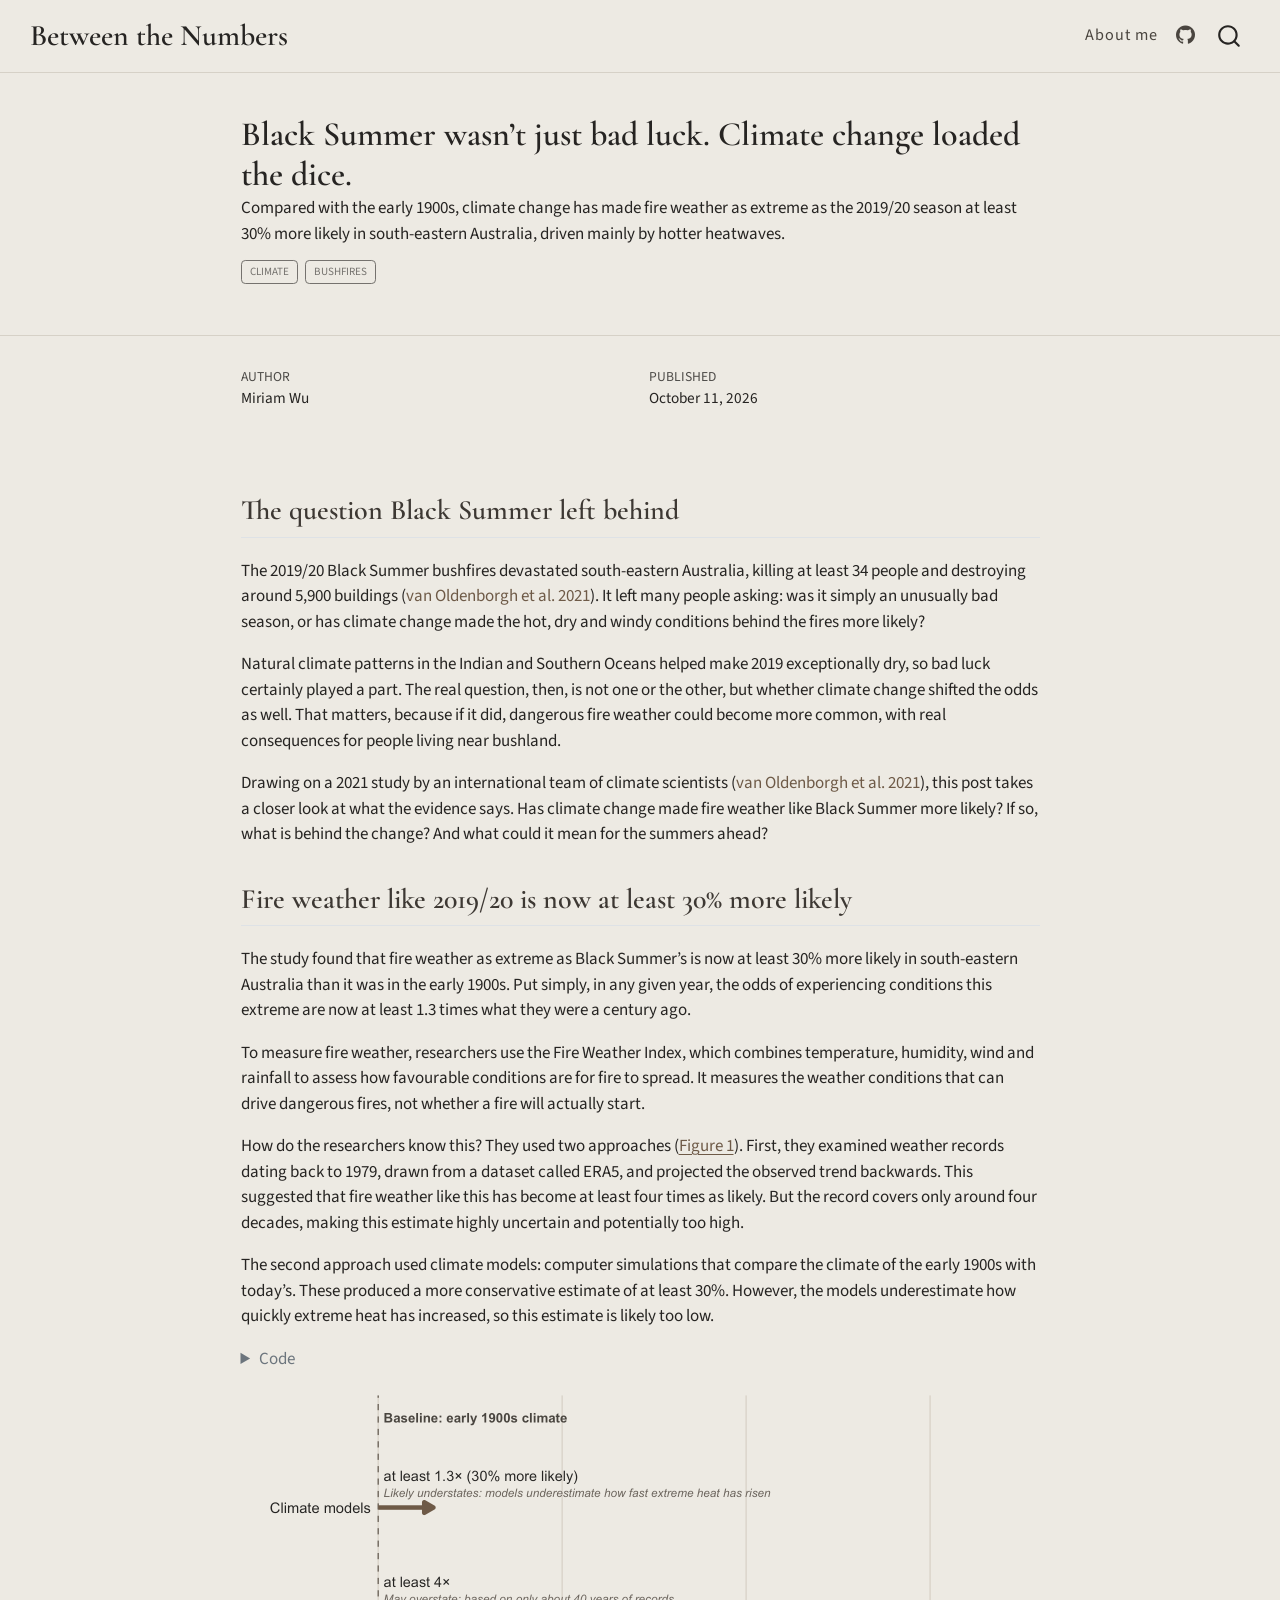
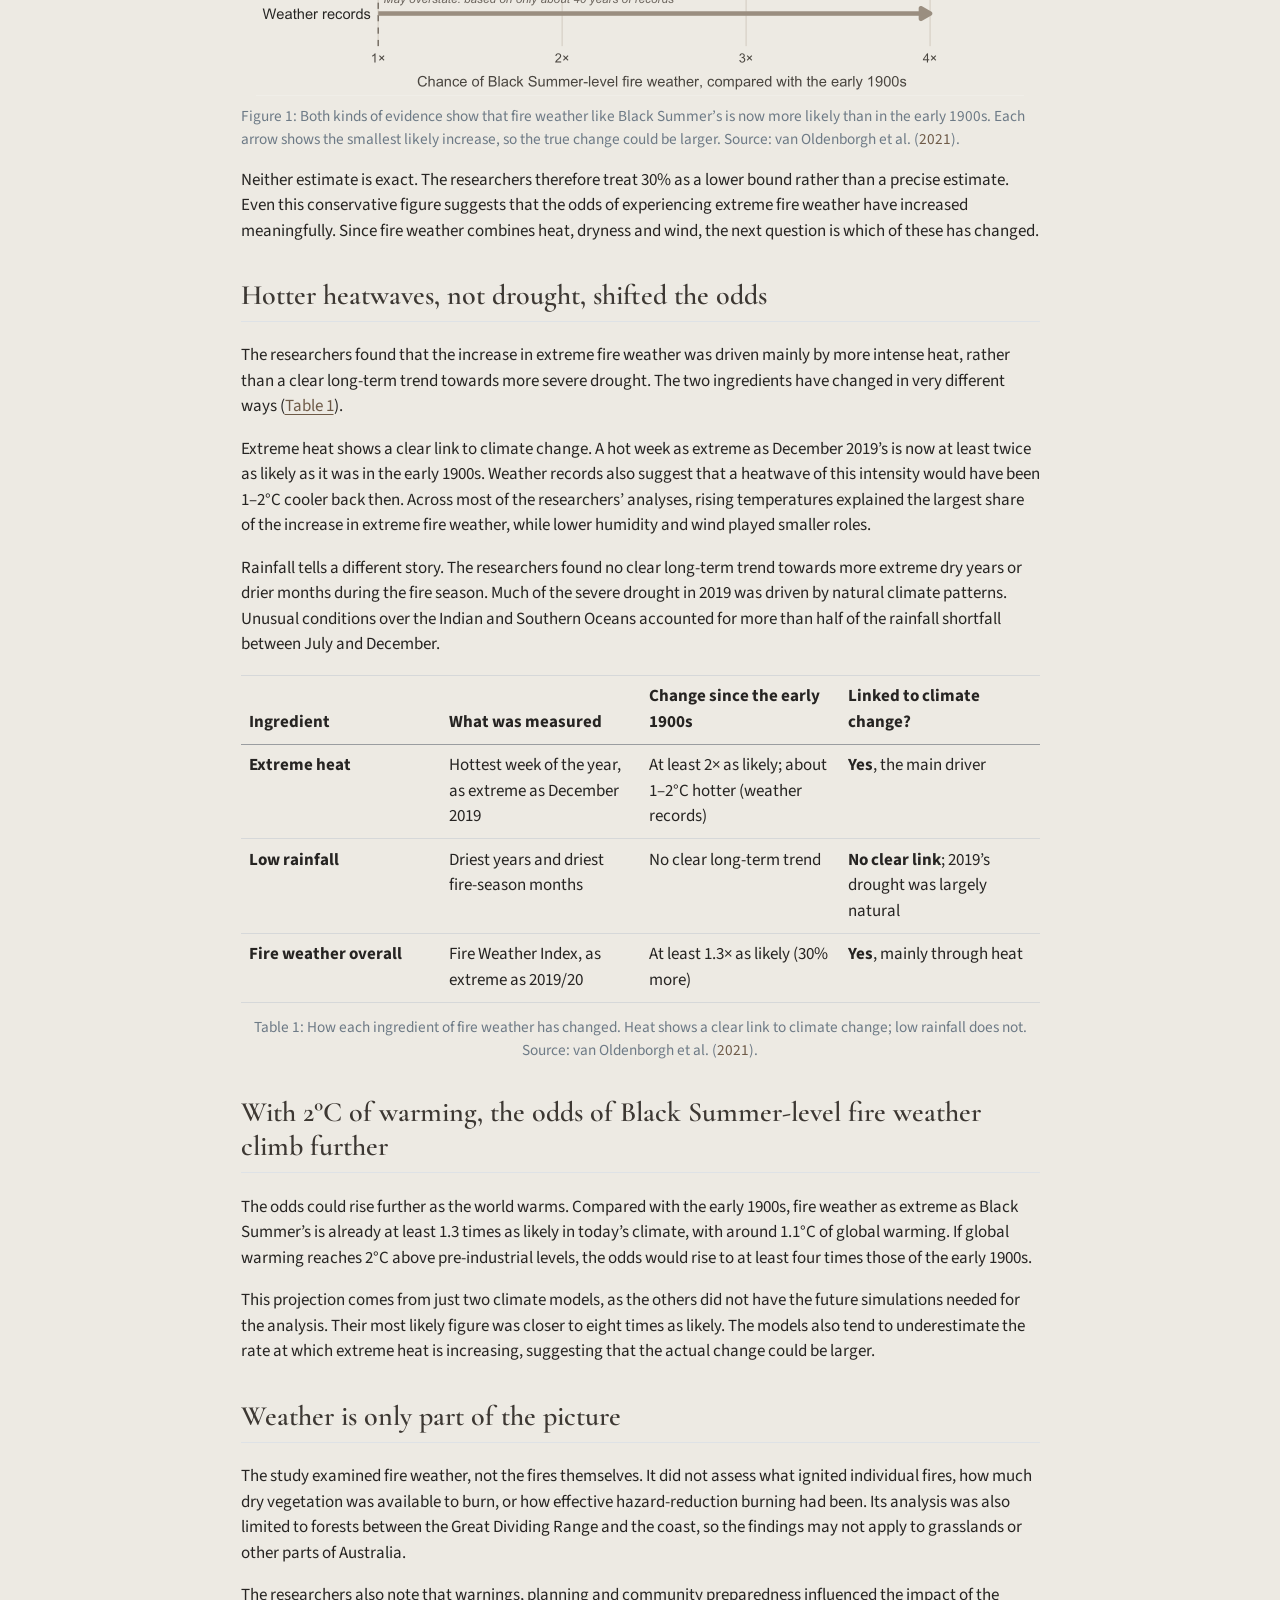
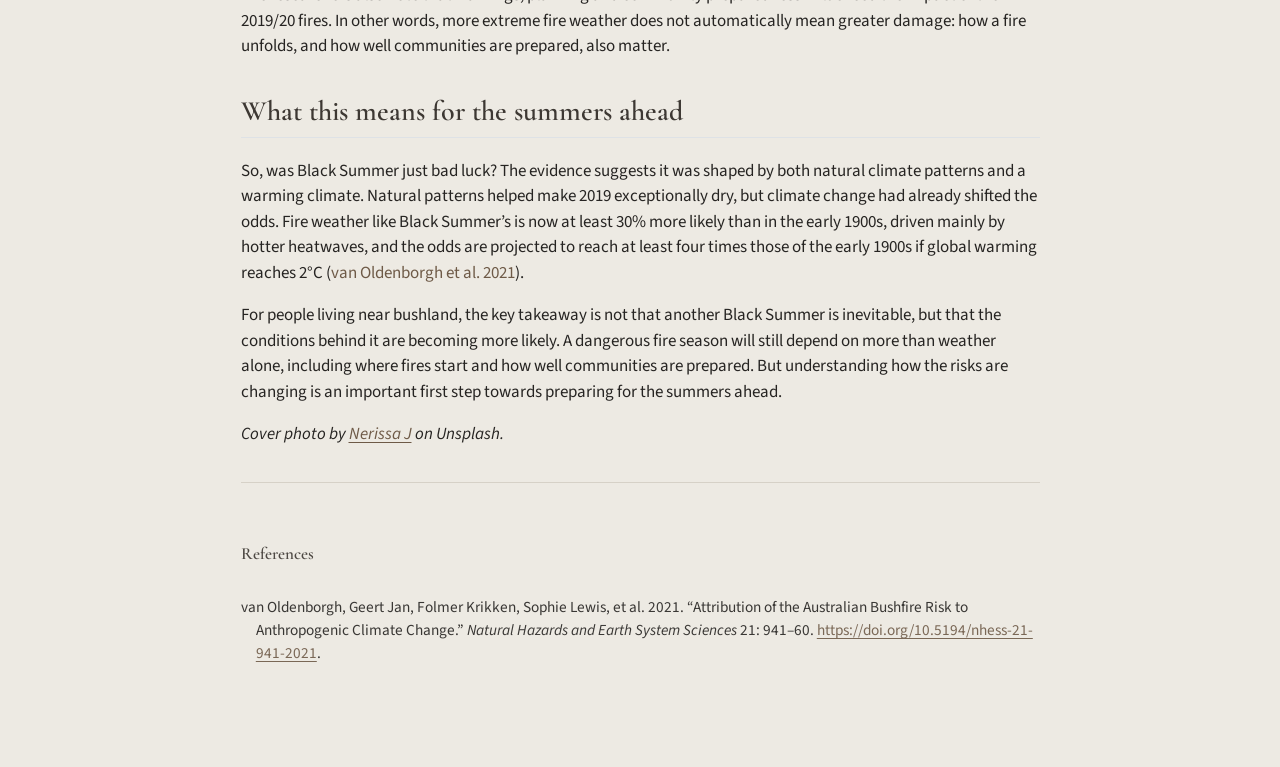
<file: docs/posts/black-summer/index.html>
<!DOCTYPE html>
<html xmlns="http://www.w3.org/1999/xhtml" lang="en" xml:lang="en"><head>

<meta charset="utf-8">
<meta name="generator" content="quarto-1.9.31">

<meta name="viewport" content="width=device-width, initial-scale=1.0, user-scalable=yes">

<meta name="author" content="Miriam Wu">
<meta name="dcterms.date" content="2026-10-11">
<meta name="description" content="Compared with the early 1900s, climate change has made fire weather as extreme as the 2019/20 season at least 30% more likely in south-eastern Australia, driven mainly by hotter heatwaves.">

<title>Black Summer wasn’t just bad luck. Climate change loaded the dice. – Between the Numbers</title>
<style>
/* Default styles provided by pandoc.
** See https://pandoc.org/MANUAL.html#variables-for-html for config info.
*/
code{white-space: pre-wrap;}
span.smallcaps{font-variant: small-caps;}
div.columns{display: flex; gap: min(4vw, 1.5em);}
div.column{flex: auto; overflow-x: auto;}
div.hanging-indent{margin-left: 1.5em; text-indent: -1.5em;}
ul.task-list{list-style: none;}
ul.task-list li input[type="checkbox"] {
  width: 0.8em;
  margin: 0 0.8em 0.2em -1em; /* quarto-specific, see https://github.com/quarto-dev/quarto-cli/issues/4556 */ 
  vertical-align: middle;
}
/* CSS for syntax highlighting */
html { -webkit-text-size-adjust: 100%; }
pre > code.sourceCode { white-space: pre; position: relative; }
pre > code.sourceCode > span { display: inline-block; line-height: 1.25; }
pre > code.sourceCode > span:empty { height: 1.2em; }
.sourceCode { overflow: visible; }
code.sourceCode > span { color: inherit; text-decoration: inherit; }
div.sourceCode { margin: 1em 0; }
pre.sourceCode { margin: 0; }
@media screen {
div.sourceCode { overflow: auto; }
}
@media print {
pre > code.sourceCode { white-space: pre-wrap; }
pre > code.sourceCode > span { text-indent: -5em; padding-left: 5em; }
}
pre.numberSource code
  { counter-reset: source-line 0; }
pre.numberSource code > span
  { position: relative; left: -4em; counter-increment: source-line; }
pre.numberSource code > span > a:first-child::before
  { content: counter(source-line);
    position: relative; left: -1em; text-align: right; vertical-align: baseline;
    border: none; display: inline-block;
    -webkit-touch-callout: none; -webkit-user-select: none;
    -khtml-user-select: none; -moz-user-select: none;
    -ms-user-select: none; user-select: none;
    padding: 0 4px; width: 4em;
  }
pre.numberSource { margin-left: 3em;  padding-left: 4px; }
div.sourceCode
  {   }
@media screen {
pre > code.sourceCode > span > a:first-child::before { text-decoration: underline; }
}
/* CSS for citations */
div.csl-bib-body { }
div.csl-entry {
  clear: both;
}
.hanging-indent div.csl-entry {
  margin-left:2em;
  text-indent:-2em;
}
div.csl-left-margin {
  min-width:2em;
  float:left;
}
div.csl-right-inline {
  margin-left:2em;
  padding-left:1em;
}
div.csl-indent {
  margin-left: 2em;
}</style>


<script src="../../site_libs/quarto-nav/quarto-nav.js"></script>
<script src="../../site_libs/quarto-nav/headroom.min.js"></script>
<script src="../../site_libs/clipboard/clipboard.min.js"></script>
<script src="../../site_libs/quarto-search/autocomplete.umd.js"></script>
<script src="../../site_libs/quarto-search/fuse.min.js"></script>
<script src="../../site_libs/quarto-search/quarto-search.js"></script>
<meta name="quarto:offset" content="../../">
<script src="../../site_libs/quarto-html/quarto.js" type="module"></script>
<script src="../../site_libs/quarto-html/tabsets/tabsets.js" type="module"></script>
<script src="../../site_libs/quarto-html/popper.min.js"></script>
<script src="../../site_libs/quarto-html/tippy.umd.min.js"></script>
<script src="../../site_libs/quarto-html/anchor.min.js"></script>
<link href="../../site_libs/quarto-html/tippy.css" rel="stylesheet">
<link href="../../site_libs/quarto-html/quarto-syntax-highlighting-7c69b197886ae2a34062761d21e44731.css" rel="stylesheet" id="quarto-text-highlighting-styles">
<script src="../../site_libs/bootstrap/bootstrap.min.js"></script>
<link href="../../site_libs/bootstrap/bootstrap-icons.css" rel="stylesheet">
<link href="../../site_libs/bootstrap/bootstrap-d5f0f62f7748e585c586a4a8772995c1.min.css" rel="stylesheet" append-hash="true" id="quarto-bootstrap" data-mode="light">
<script id="quarto-search-options" type="application/json">{
  "location": "navbar",
  "copy-button": false,
  "collapse-after": 3,
  "panel-placement": "end",
  "type": "overlay",
  "limit": 50,
  "keyboard-shortcut": [
    "f",
    "/",
    "s"
  ],
  "show-item-context": false,
  "language": {
    "search-no-results-text": "No results",
    "search-matching-documents-text": "matching documents",
    "search-copy-link-title": "Copy link to search",
    "search-hide-matches-text": "Hide additional matches",
    "search-more-match-text": "more match in this document",
    "search-more-matches-text": "more matches in this document",
    "search-clear-button-title": "Clear",
    "search-text-placeholder": "",
    "search-detached-cancel-button-title": "Cancel",
    "search-submit-button-title": "Submit",
    "search-label": "Search"
  }
}</script>


<link rel="stylesheet" href="../../styles.css">
</head>

<body class="nav-fixed fullcontent quarto-light">

<div id="quarto-search-results"></div>
  <header id="quarto-header" class="headroom fixed-top quarto-banner">
    <nav class="navbar navbar-expand-lg " data-bs-theme="dark">
      <div class="navbar-container container-fluid">
      <div class="navbar-brand-container mx-auto">
    <a class="navbar-brand" href="../../index.html">
    <span class="navbar-title">Between the Numbers</span>
    </a>
  </div>
            <div id="quarto-search" class="" title="Search"></div>
          <button class="navbar-toggler" type="button" data-bs-toggle="collapse" data-bs-target="#navbarCollapse" aria-controls="navbarCollapse" role="menu" aria-expanded="false" aria-label="Toggle navigation" onclick="if (window.quartoToggleHeadroom) { window.quartoToggleHeadroom(); }">
  <span class="navbar-toggler-icon"></span>
</button>
          <div class="collapse navbar-collapse" id="navbarCollapse">
            <ul class="navbar-nav navbar-nav-scroll ms-auto">
  <li class="nav-item">
    <a class="nav-link" href="../../about.html"> 
<span class="menu-text">About me</span></a>
  </li>  
  <li class="nav-item compact">
    <a class="nav-link" href="https://github.com/Miriam0085"> <i class="bi bi-github" role="img">
</i> 
<span class="menu-text"></span></a>
  </li>  
</ul>
          </div> <!-- /navcollapse -->
            <div class="quarto-navbar-tools">
</div>
      </div> <!-- /container-fluid -->
    </nav>
</header>
<!-- content -->
<header id="title-block-header" class="quarto-title-block default page-columns page-full">
  <div class="quarto-title-banner page-columns page-full">
    <div class="quarto-title column-body">
      <h1 class="title">Black Summer wasn’t just bad luck. Climate change loaded the dice.</h1>
                  <div>
        <div class="description">
          Compared with the early 1900s, climate change has made fire weather as extreme as the 2019/20 season at least 30% more likely in south-eastern Australia, driven mainly by hotter heatwaves.
        </div>
      </div>
                          <div class="quarto-categories">
                <div class="quarto-category">climate</div>
                <div class="quarto-category">bushfires</div>
              </div>
                  </div>
  </div>
    
  
  <div class="quarto-title-meta">

      <div>
      <div class="quarto-title-meta-heading">Author</div>
      <div class="quarto-title-meta-contents">
               <p>Miriam Wu </p>
            </div>
    </div>
      
      <div>
      <div class="quarto-title-meta-heading">Published</div>
      <div class="quarto-title-meta-contents">
        <p class="date">October 11, 2026</p>
      </div>
    </div>
    
      
    </div>
    
  
  </header><div id="quarto-content" class="quarto-container page-columns page-rows-contents page-layout-article page-navbar">
<!-- sidebar -->
<!-- margin-sidebar -->
    
<!-- main -->
<main class="content quarto-banner-title-block" id="quarto-document-content">





<section id="the-question-black-summer-left-behind" class="level2">
<h2 class="anchored" data-anchor-id="the-question-black-summer-left-behind">The question Black Summer left behind</h2>
<p>The 2019/20 Black Summer bushfires devastated south-eastern Australia, killing at least 34 people and destroying around 5,900 buildings <span class="citation" data-cites="vanoldenborgh2021">(<a href="#ref-vanoldenborgh2021" role="doc-biblioref"><span class="nocase">van Oldenborgh et al.</span> 2021</a>)</span>. It left many people asking: was it simply an unusually bad season, or has climate change made the hot, dry and windy conditions behind the fires more likely?</p>
<p>Natural climate patterns in the Indian and Southern Oceans helped make 2019 exceptionally dry, so bad luck certainly played a part. The real question, then, is not one or the other, but whether climate change shifted the odds as well. That matters, because if it did, dangerous fire weather could become more common, with real consequences for people living near bushland.</p>
<p>Drawing on a 2021 study by an international team of climate scientists <span class="citation" data-cites="vanoldenborgh2021">(<a href="#ref-vanoldenborgh2021" role="doc-biblioref"><span class="nocase">van Oldenborgh et al.</span> 2021</a>)</span>, this post takes a closer look at what the evidence says. Has climate change made fire weather like Black Summer more likely? If so, what is behind the change? And what could it mean for the summers ahead?</p>
</section>
<section id="fire-weather-like-201920-is-now-at-least-30-more-likely" class="level2">
<h2 class="anchored" data-anchor-id="fire-weather-like-201920-is-now-at-least-30-more-likely">Fire weather like 2019/20 is now at least 30% more likely</h2>
<p>The study found that fire weather as extreme as Black Summer’s is now at least 30% more likely in south-eastern Australia than it was in the early 1900s. Put simply, in any given year, the odds of experiencing conditions this extreme are now at least 1.3 times what they were a century ago.</p>
<p>To measure fire weather, researchers use the Fire Weather Index, which combines temperature, humidity, wind and rainfall to assess how favourable conditions are for fire to spread. It measures the weather conditions that can drive dangerous fires, not whether a fire will actually start.</p>
<p>How do the researchers know this? They used two approaches (<a href="#fig-odds" class="quarto-xref">Figure&nbsp;1</a>). First, they examined weather records dating back to 1979, drawn from a dataset called ERA5, and projected the observed trend backwards. This suggested that fire weather like this has become at least four times as likely. But the record covers only around four decades, making this estimate highly uncertain and potentially too high.</p>
<p>The second approach used climate models: computer simulations that compare the climate of the early 1900s with today’s. These produced a more conservative estimate of at least 30%. However, the models underestimate how quickly extreme heat has increased, so this estimate is likely too low.</p>
<div class="cell">
<details class="code-fold">
<summary>Code</summary>
<div class="code-copy-outer-scaffold"><div class="sourceCode cell-code" id="cb1"><pre class="sourceCode r code-with-copy"><code class="sourceCode r"><span id="cb1-1"><a href="#cb1-1" aria-hidden="true" tabindex="-1"></a><span class="fu">library</span>(tidyverse)</span>
<span id="cb1-2"><a href="#cb1-2" aria-hidden="true" tabindex="-1"></a></span>
<span id="cb1-3"><a href="#cb1-3" aria-hidden="true" tabindex="-1"></a>odds <span class="ot">&lt;-</span> <span class="fu">tibble</span>(</span>
<span id="cb1-4"><a href="#cb1-4" aria-hidden="true" tabindex="-1"></a>  <span class="at">evidence =</span> <span class="fu">c</span>(<span class="st">"models"</span>, <span class="st">"records"</span>),</span>
<span id="cb1-5"><a href="#cb1-5" aria-hidden="true" tabindex="-1"></a>  <span class="at">y        =</span> <span class="fu">c</span>(<span class="dv">2</span>, <span class="dv">1</span>),</span>
<span id="cb1-6"><a href="#cb1-6" aria-hidden="true" tabindex="-1"></a>  <span class="at">at_least =</span> <span class="fu">c</span>(<span class="fl">1.3</span>, <span class="dv">4</span>),</span>
<span id="cb1-7"><a href="#cb1-7" aria-hidden="true" tabindex="-1"></a>  <span class="at">label    =</span> <span class="fu">c</span>(<span class="st">"at least 1.3× (30% more likely)"</span>, <span class="st">"at least 4×"</span>),</span>
<span id="cb1-8"><a href="#cb1-8" aria-hidden="true" tabindex="-1"></a>  <span class="at">note     =</span> <span class="fu">c</span>(<span class="st">"Likely understates: models underestimate how fast extreme heat has risen"</span>,</span>
<span id="cb1-9"><a href="#cb1-9" aria-hidden="true" tabindex="-1"></a>               <span class="st">"May overstate: based on only about 40 years of records"</span>)</span>
<span id="cb1-10"><a href="#cb1-10" aria-hidden="true" tabindex="-1"></a>)</span>
<span id="cb1-11"><a href="#cb1-11" aria-hidden="true" tabindex="-1"></a></span>
<span id="cb1-12"><a href="#cb1-12" aria-hidden="true" tabindex="-1"></a><span class="fu">ggplot</span>(odds, <span class="fu">aes</span>(<span class="at">y =</span> y)) <span class="sc">+</span></span>
<span id="cb1-13"><a href="#cb1-13" aria-hidden="true" tabindex="-1"></a>  <span class="fu">geom_vline</span>(<span class="at">xintercept =</span> <span class="dv">1</span>, <span class="at">colour =</span> <span class="st">"#7A7268"</span>, <span class="at">linetype =</span> <span class="st">"dashed"</span>) <span class="sc">+</span></span>
<span id="cb1-14"><a href="#cb1-14" aria-hidden="true" tabindex="-1"></a>  <span class="fu">annotate</span>(<span class="st">"text"</span>, <span class="at">x =</span> <span class="fl">1.03</span>, <span class="at">y =</span> <span class="fl">2.85</span>, <span class="at">hjust =</span> <span class="dv">0</span>, <span class="at">size =</span> <span class="fl">3.5</span>,</span>
<span id="cb1-15"><a href="#cb1-15" aria-hidden="true" tabindex="-1"></a>           <span class="at">fontface =</span> <span class="st">"bold"</span>, <span class="at">colour =</span> <span class="st">"#4A453F"</span>,</span>
<span id="cb1-16"><a href="#cb1-16" aria-hidden="true" tabindex="-1"></a>           <span class="at">label =</span> <span class="st">"Baseline: early 1900s climate"</span>) <span class="sc">+</span></span>
<span id="cb1-17"><a href="#cb1-17" aria-hidden="true" tabindex="-1"></a>  <span class="fu">geom_segment</span>(<span class="fu">aes</span>(<span class="at">x =</span> <span class="dv">1</span>, <span class="at">xend =</span> at_least, <span class="at">yend =</span> y, <span class="at">colour =</span> evidence),</span>
<span id="cb1-18"><a href="#cb1-18" aria-hidden="true" tabindex="-1"></a>               <span class="at">linewidth =</span> <span class="fl">1.6</span>,</span>
<span id="cb1-19"><a href="#cb1-19" aria-hidden="true" tabindex="-1"></a>               <span class="at">arrow =</span> <span class="fu">arrow</span>(<span class="at">length =</span> <span class="fu">unit</span>(<span class="fl">0.28</span>, <span class="st">"cm"</span>), <span class="at">type =</span> <span class="st">"closed"</span>)) <span class="sc">+</span></span>
<span id="cb1-20"><a href="#cb1-20" aria-hidden="true" tabindex="-1"></a>  <span class="fu">geom_text</span>(<span class="fu">aes</span>(<span class="at">x =</span> <span class="fl">1.03</span>, <span class="at">y =</span> y <span class="sc">+</span> <span class="fl">0.30</span>, <span class="at">label =</span> label),</span>
<span id="cb1-21"><a href="#cb1-21" aria-hidden="true" tabindex="-1"></a>            <span class="at">hjust =</span> <span class="dv">0</span>, <span class="at">size =</span> <span class="fl">3.8</span>, <span class="at">colour =</span> <span class="st">"#262422"</span>) <span class="sc">+</span></span>
<span id="cb1-22"><a href="#cb1-22" aria-hidden="true" tabindex="-1"></a>  <span class="fu">geom_text</span>(<span class="fu">aes</span>(<span class="at">x =</span> <span class="fl">1.03</span>, <span class="at">y =</span> y <span class="sc">+</span> <span class="fl">0.14</span>, <span class="at">label =</span> note),</span>
<span id="cb1-23"><a href="#cb1-23" aria-hidden="true" tabindex="-1"></a>            <span class="at">hjust =</span> <span class="dv">0</span>, <span class="at">size =</span> <span class="fl">3.1</span>, <span class="at">colour =</span> <span class="st">"#6B645C"</span>, <span class="at">fontface =</span> <span class="st">"italic"</span>) <span class="sc">+</span></span>
<span id="cb1-24"><a href="#cb1-24" aria-hidden="true" tabindex="-1"></a>  <span class="fu">scale_colour_manual</span>(<span class="at">values =</span> <span class="fu">c</span>(<span class="at">models =</span> <span class="st">"#6E5A47"</span>, <span class="at">records =</span> <span class="st">"#9A8E80"</span>),</span>
<span id="cb1-25"><a href="#cb1-25" aria-hidden="true" tabindex="-1"></a>                      <span class="at">guide =</span> <span class="st">"none"</span>) <span class="sc">+</span></span>
<span id="cb1-26"><a href="#cb1-26" aria-hidden="true" tabindex="-1"></a>  <span class="fu">scale_x_continuous</span>(<span class="at">limits =</span> <span class="fu">c</span>(<span class="dv">1</span>, <span class="fl">4.3</span>), <span class="at">breaks =</span> <span class="dv">1</span><span class="sc">:</span><span class="dv">4</span>,</span>
<span id="cb1-27"><a href="#cb1-27" aria-hidden="true" tabindex="-1"></a>                     <span class="at">labels =</span> <span class="fu">c</span>(<span class="st">"1×"</span>, <span class="st">"2×"</span>, <span class="st">"3×"</span>, <span class="st">"4×"</span>),</span>
<span id="cb1-28"><a href="#cb1-28" aria-hidden="true" tabindex="-1"></a>                     <span class="at">expand =</span> <span class="fu">expansion</span>(<span class="at">mult =</span> <span class="fu">c</span>(<span class="dv">0</span>, <span class="fl">0.02</span>))) <span class="sc">+</span></span>
<span id="cb1-29"><a href="#cb1-29" aria-hidden="true" tabindex="-1"></a>    <span class="fu">scale_y_continuous</span>(<span class="at">limits =</span> <span class="fu">c</span>(<span class="fl">0.8</span>, <span class="fl">2.95</span>), <span class="at">breaks =</span> <span class="fu">c</span>(<span class="dv">2</span>, <span class="dv">1</span>),</span>
<span id="cb1-30"><a href="#cb1-30" aria-hidden="true" tabindex="-1"></a>                     <span class="at">labels =</span> <span class="fu">c</span>(<span class="st">"Climate models"</span>, <span class="st">"Weather records"</span>)) <span class="sc">+</span></span>
<span id="cb1-31"><a href="#cb1-31" aria-hidden="true" tabindex="-1"></a>  <span class="fu">coord_cartesian</span>(<span class="at">clip =</span> <span class="st">"off"</span>) <span class="sc">+</span></span>
<span id="cb1-32"><a href="#cb1-32" aria-hidden="true" tabindex="-1"></a>  <span class="fu">labs</span>(<span class="at">x =</span> <span class="st">"Chance of Black Summer-level fire weather, compared with the early 1900s"</span>,</span>
<span id="cb1-33"><a href="#cb1-33" aria-hidden="true" tabindex="-1"></a>       <span class="at">y =</span> <span class="cn">NULL</span>) <span class="sc">+</span></span>
<span id="cb1-34"><a href="#cb1-34" aria-hidden="true" tabindex="-1"></a>  <span class="fu">theme_minimal</span>(<span class="at">base_size =</span> <span class="dv">12</span>) <span class="sc">+</span></span>
<span id="cb1-35"><a href="#cb1-35" aria-hidden="true" tabindex="-1"></a>  <span class="fu">theme</span>(</span>
<span id="cb1-36"><a href="#cb1-36" aria-hidden="true" tabindex="-1"></a>    <span class="at">plot.background    =</span> <span class="fu">element_rect</span>(<span class="at">fill =</span> <span class="st">"#EDEAE3"</span>, <span class="at">colour =</span> <span class="cn">NA</span>),</span>
<span id="cb1-37"><a href="#cb1-37" aria-hidden="true" tabindex="-1"></a>    <span class="at">plot.margin        =</span> <span class="fu">margin</span>(<span class="dv">5</span>, <span class="dv">20</span>, <span class="dv">5</span>, <span class="dv">5</span>),</span>
<span id="cb1-38"><a href="#cb1-38" aria-hidden="true" tabindex="-1"></a>    <span class="at">panel.grid.major.y =</span> <span class="fu">element_blank</span>(),</span>
<span id="cb1-39"><a href="#cb1-39" aria-hidden="true" tabindex="-1"></a>    <span class="at">panel.grid.minor   =</span> <span class="fu">element_blank</span>(),</span>
<span id="cb1-40"><a href="#cb1-40" aria-hidden="true" tabindex="-1"></a>    <span class="at">panel.grid.major.x =</span> <span class="fu">element_line</span>(<span class="at">colour =</span> <span class="st">"#DCD6CC"</span>),</span>
<span id="cb1-41"><a href="#cb1-41" aria-hidden="true" tabindex="-1"></a>    <span class="at">text               =</span> <span class="fu">element_text</span>(<span class="at">colour =</span> <span class="st">"#262422"</span>),</span>
<span id="cb1-42"><a href="#cb1-42" aria-hidden="true" tabindex="-1"></a>    <span class="at">axis.text.y        =</span> <span class="fu">element_text</span>(<span class="at">hjust =</span> <span class="dv">1</span>, <span class="at">colour =</span> <span class="st">"#262422"</span>, <span class="at">size =</span> <span class="dv">11</span>,</span>
<span id="cb1-43"><a href="#cb1-43" aria-hidden="true" tabindex="-1"></a>                                      <span class="at">margin =</span> <span class="fu">margin</span>(<span class="at">r =</span> <span class="dv">8</span>)),</span>
<span id="cb1-44"><a href="#cb1-44" aria-hidden="true" tabindex="-1"></a>    <span class="at">axis.text.x        =</span> <span class="fu">element_text</span>(<span class="at">colour =</span> <span class="st">"#4A453F"</span>),</span>
<span id="cb1-45"><a href="#cb1-45" aria-hidden="true" tabindex="-1"></a>    <span class="at">axis.title.x       =</span> <span class="fu">element_text</span>(<span class="at">size =</span> <span class="dv">11</span>, <span class="at">colour =</span> <span class="st">"#4A453F"</span>,</span>
<span id="cb1-46"><a href="#cb1-46" aria-hidden="true" tabindex="-1"></a>                                      <span class="at">hjust =</span> <span class="fl">0.3</span>, <span class="at">margin =</span> <span class="fu">margin</span>(<span class="at">t =</span> <span class="dv">8</span>))</span>
<span id="cb1-47"><a href="#cb1-47" aria-hidden="true" tabindex="-1"></a>  )</span></code></pre></div><button title="Copy to Clipboard" class="code-copy-button"><i class="bi"></i></button></div>
</details>
<div class="cell-output-display">
<div id="fig-odds" class="quarto-float quarto-figure quarto-figure-center anchored" alt="Arrow chart comparing the chance of Black Summer-level fire weather today with the early 1900s climate, which is the baseline. Climate models: at least 1.3 times as likely, or 30% more likely, and probably too low because models miss how fast extreme heat is rising. Weather records since 1979: at least 4 times as likely, but based on a short record and probably too high.">
<figure class="quarto-float quarto-float-fig figure">
<div aria-describedby="fig-odds-caption-0ceaefa1-69ba-4598-a22c-09a6ac19f8ca">
<img src="index_files/figure-html/fig-odds-1.png" class="img-fluid figure-img" alt="Arrow chart comparing the chance of Black Summer-level fire weather today with the early 1900s climate, which is the baseline. Climate models: at least 1.3 times as likely, or 30% more likely, and probably too low because models miss how fast extreme heat is rising. Weather records since 1979: at least 4 times as likely, but based on a short record and probably too high." width="768">
</div>
<figcaption class="quarto-float-caption-bottom quarto-float-caption quarto-float-fig" id="fig-odds-caption-0ceaefa1-69ba-4598-a22c-09a6ac19f8ca">
Figure&nbsp;1: Both kinds of evidence show that fire weather like Black Summer’s is now more likely than in the early 1900s. Each arrow shows the smallest likely increase, so the true change could be larger. Source: <span class="citation" data-cites="vanoldenborgh2021"><span class="nocase">van Oldenborgh et al.</span> (<a href="#ref-vanoldenborgh2021" role="doc-biblioref">2021</a>)</span>.
</figcaption>
</figure>
</div>
</div>
</div>
<p>Neither estimate is exact. The researchers therefore treat 30% as a lower bound rather than a precise estimate. Even this conservative figure suggests that the odds of experiencing extreme fire weather have increased meaningfully. Since fire weather combines heat, dryness and wind, the next question is which of these has changed.</p>
</section>
<section id="hotter-heatwaves-not-drought-shifted-the-odds" class="level2">
<h2 class="anchored" data-anchor-id="hotter-heatwaves-not-drought-shifted-the-odds">Hotter heatwaves, not drought, shifted the odds</h2>
<p>The researchers found that the increase in extreme fire weather was driven mainly by more intense heat, rather than a clear long-term trend towards more severe drought. The two ingredients have changed in very different ways (<a href="#tbl-drivers" class="quarto-xref">Table&nbsp;1</a>).</p>
<p>Extreme heat shows a clear link to climate change. A hot week as extreme as December 2019’s is now at least twice as likely as it was in the early 1900s. Weather records also suggest that a heatwave of this intensity would have been 1–2°C cooler back then. Across most of the researchers’ analyses, rising temperatures explained the largest share of the increase in extreme fire weather, while lower humidity and wind played smaller roles.</p>
<p>Rainfall tells a different story. The researchers found no clear long-term trend towards more extreme dry years or drier months during the fire season. Much of the severe drought in 2019 was driven by natural climate patterns. Unusual conditions over the Indian and Southern Oceans accounted for more than half of the rainfall shortfall between July and December.</p>
<div id="tbl-drivers" class="quarto-float quarto-figure quarto-figure-center anchored">
<figure class="quarto-float quarto-float-tbl figure">
<div aria-describedby="tbl-drivers-caption-0ceaefa1-69ba-4598-a22c-09a6ac19f8ca">
<table class="table">
<colgroup>
<col style="width: 25%">
<col style="width: 25%">
<col style="width: 25%">
<col style="width: 25%">
</colgroup>
<thead>
<tr class="header">
<th style="text-align: left;">Ingredient</th>
<th style="text-align: left;">What was measured</th>
<th style="text-align: left;">Change since the early 1900s</th>
<th style="text-align: left;">Linked to climate change?</th>
</tr>
</thead>
<tbody>
<tr class="odd">
<td style="text-align: left;"><strong>Extreme heat</strong></td>
<td style="text-align: left;">Hottest week of the year, as extreme as December 2019</td>
<td style="text-align: left;">At least 2× as likely; about 1–2°C hotter (weather records)</td>
<td style="text-align: left;"><strong>Yes</strong>, the main driver</td>
</tr>
<tr class="even">
<td style="text-align: left;"><strong>Low rainfall</strong></td>
<td style="text-align: left;">Driest years and driest fire-season months</td>
<td style="text-align: left;">No clear long-term trend</td>
<td style="text-align: left;"><strong>No clear link</strong>; 2019’s drought was largely natural</td>
</tr>
<tr class="odd">
<td style="text-align: left;"><strong>Fire weather overall</strong></td>
<td style="text-align: left;">Fire Weather Index, as extreme as 2019/20</td>
<td style="text-align: left;">At least 1.3× as likely (30% more)</td>
<td style="text-align: left;"><strong>Yes</strong>, mainly through heat</td>
</tr>
</tbody>
</table>
</div>
<figcaption class="quarto-float-caption-bottom quarto-float-caption quarto-float-tbl" id="tbl-drivers-caption-0ceaefa1-69ba-4598-a22c-09a6ac19f8ca">
Table&nbsp;1: How each ingredient of fire weather has changed. Heat shows a clear link to climate change; low rainfall does not. Source: <span class="citation" data-cites="vanoldenborgh2021"><span class="nocase">van Oldenborgh et al.</span> (<a href="#ref-vanoldenborgh2021" role="doc-biblioref">2021</a>)</span>.
</figcaption>
</figure>
</div>
</section>
<section id="with-2c-of-warming-the-odds-of-black-summer-level-fire-weather-climb-further" class="level2">
<h2 class="anchored" data-anchor-id="with-2c-of-warming-the-odds-of-black-summer-level-fire-weather-climb-further">With 2°C of warming, the odds of Black Summer-level fire weather climb further</h2>
<p>The odds could rise further as the world warms. Compared with the early 1900s, fire weather as extreme as Black Summer’s is already at least 1.3 times as likely in today’s climate, with around 1.1°C of global warming. If global warming reaches 2°C above pre-industrial levels, the odds would rise to at least four times those of the early 1900s.</p>
<p>This projection comes from just two climate models, as the others did not have the future simulations needed for the analysis. Their most likely figure was closer to eight times as likely. The models also tend to underestimate the rate at which extreme heat is increasing, suggesting that the actual change could be larger.</p>
</section>
<section id="weather-is-only-part-of-the-picture" class="level2">
<h2 class="anchored" data-anchor-id="weather-is-only-part-of-the-picture">Weather is only part of the picture</h2>
<p>The study examined fire weather, not the fires themselves. It did not assess what ignited individual fires, how much dry vegetation was available to burn, or how effective hazard-reduction burning had been. Its analysis was also limited to forests between the Great Dividing Range and the coast, so the findings may not apply to grasslands or other parts of Australia.</p>
<p>The researchers also note that warnings, planning and community preparedness influenced the impact of the 2019/20 fires. In other words, more extreme fire weather does not automatically mean greater damage: how a fire unfolds, and how well communities are prepared, also matter.</p>
</section>
<section id="what-this-means-for-the-summers-ahead" class="level2">
<h2 class="anchored" data-anchor-id="what-this-means-for-the-summers-ahead">What this means for the summers ahead</h2>
<p>So, was Black Summer just bad luck? The evidence suggests it was shaped by both natural climate patterns and a warming climate. Natural patterns helped make 2019 exceptionally dry, but climate change had already shifted the odds. Fire weather like Black Summer’s is now at least 30% more likely than in the early 1900s, driven mainly by hotter heatwaves, and the odds are projected to reach at least four times those of the early 1900s if global warming reaches 2°C <span class="citation" data-cites="vanoldenborgh2021">(<a href="#ref-vanoldenborgh2021" role="doc-biblioref"><span class="nocase">van Oldenborgh et al.</span> 2021</a>)</span>.</p>
<p>For people living near bushland, the key takeaway is not that another Black Summer is inevitable, but that the conditions behind it are becoming more likely. A dangerous fire season will still depend on more than weather alone, including where fires start and how well communities are prepared. But understanding how the risks are changing is an important first step towards preparing for the summers ahead.</p>
<p><em>Cover photo by <a href="https://unsplash.com/@nerissa_j_photography">Nerissa J</a> on Unsplash.</em></p>



</section>

<div id="quarto-appendix" class="default"><section class="quarto-appendix-contents" role="doc-bibliography" id="quarto-bibliography"><h2 class="anchored quarto-appendix-heading">References</h2><div id="refs" class="references csl-bib-body hanging-indent" role="list">
<div id="ref-vanoldenborgh2021" class="csl-entry" role="listitem">
<span class="nocase">van Oldenborgh, Geert Jan, Folmer Krikken, Sophie Lewis, et al.</span> 2021. <span>“Attribution of the <span>Australian</span> Bushfire Risk to Anthropogenic Climate Change.”</span> <em>Natural Hazards and Earth System Sciences</em> 21: 941–60. <a href="https://doi.org/10.5194/nhess-21-941-2021">https://doi.org/10.5194/nhess-21-941-2021</a>.
</div>
</div></section></div></main> <!-- /main -->
<script id="quarto-html-after-body" type="application/javascript">
  window.document.addEventListener("DOMContentLoaded", function (event) {
    const icon = "";
    const anchorJS = new window.AnchorJS();
    anchorJS.options = {
      placement: 'right',
      icon: icon
    };
    anchorJS.add('.anchored');
    const isCodeAnnotation = (el) => {
      for (const clz of el.classList) {
        if (clz.startsWith('code-annotation-')) {                     
          return true;
        }
      }
      return false;
    }
    const onCopySuccess = function(e) {
      // button target
      const button = e.trigger;
      // don't keep focus
      button.blur();
      // flash "checked"
      button.classList.add('code-copy-button-checked');
      var currentTitle = button.getAttribute("title");
      button.setAttribute("title", "Copied!");
      let tooltip;
      if (window.bootstrap) {
        button.setAttribute("data-bs-toggle", "tooltip");
        button.setAttribute("data-bs-placement", "left");
        button.setAttribute("data-bs-title", "Copied!");
        tooltip = new bootstrap.Tooltip(button, 
          { trigger: "manual", 
            customClass: "code-copy-button-tooltip",
            offset: [0, -8]});
        tooltip.show();    
      }
      setTimeout(function() {
        if (tooltip) {
          tooltip.hide();
          button.removeAttribute("data-bs-title");
          button.removeAttribute("data-bs-toggle");
          button.removeAttribute("data-bs-placement");
        }
        button.setAttribute("title", currentTitle);
        button.classList.remove('code-copy-button-checked');
      }, 1000);
      // clear code selection
      e.clearSelection();
    }
    const getTextToCopy = function(trigger) {
      const outerScaffold = trigger.parentElement.cloneNode(true);
      const codeEl = outerScaffold.querySelector('code');
      for (const childEl of codeEl.children) {
        if (isCodeAnnotation(childEl)) {
          childEl.remove();
        }
      }
      return codeEl.innerText;
    }
    const clipboard = new window.ClipboardJS('.code-copy-button:not([data-in-quarto-modal])', {
      text: getTextToCopy
    });
    clipboard.on('success', onCopySuccess);
    if (window.document.getElementById('quarto-embedded-source-code-modal')) {
      const clipboardModal = new window.ClipboardJS('.code-copy-button[data-in-quarto-modal]', {
        text: getTextToCopy,
        container: window.document.getElementById('quarto-embedded-source-code-modal')
      });
      clipboardModal.on('success', onCopySuccess);
    }
      var localhostRegex = new RegExp(/^(?:http|https):\/\/localhost\:?[0-9]*\//);
      var mailtoRegex = new RegExp(/^mailto:/);
        var filterRegex = new RegExp('/' + window.location.host + '/');
      var isInternal = (href) => {
          return filterRegex.test(href) || localhostRegex.test(href) || mailtoRegex.test(href);
      }
      // Inspect non-navigation links and adorn them if external
     var links = window.document.querySelectorAll('a[href]:not(.nav-link):not(.navbar-brand):not(.toc-action):not(.sidebar-link):not(.sidebar-item-toggle):not(.pagination-link):not(.no-external):not([aria-hidden]):not(.dropdown-item):not(.quarto-navigation-tool):not(.about-link)');
      for (var i=0; i<links.length; i++) {
        const link = links[i];
        if (!isInternal(link.href)) {
          // undo the damage that might have been done by quarto-nav.js in the case of
          // links that we want to consider external
          if (link.dataset.originalHref !== undefined) {
            link.href = link.dataset.originalHref;
          }
        }
      }
    function tippyHover(el, contentFn, onTriggerFn, onUntriggerFn) {
      const config = {
        allowHTML: true,
        maxWidth: 500,
        delay: 100,
        arrow: false,
        appendTo: function(el) {
            return el.parentElement;
        },
        interactive: true,
        interactiveBorder: 10,
        theme: 'quarto',
        placement: 'bottom-start',
      };
      if (contentFn) {
        config.content = contentFn;
      }
      if (onTriggerFn) {
        config.onTrigger = onTriggerFn;
      }
      if (onUntriggerFn) {
        config.onUntrigger = onUntriggerFn;
      }
      window.tippy(el, config); 
    }
    const noterefs = window.document.querySelectorAll('a[role="doc-noteref"]');
    for (var i=0; i<noterefs.length; i++) {
      const ref = noterefs[i];
      tippyHover(ref, function() {
        // use id or data attribute instead here
        let href = ref.getAttribute('data-footnote-href') || ref.getAttribute('href');
        try { href = new URL(href).hash; } catch {}
        const id = href.replace(/^#\/?/, "");
        const note = window.document.getElementById(id);
        if (note) {
          return note.innerHTML;
        } else {
          return "";
        }
      });
    }
    const xrefs = window.document.querySelectorAll('a.quarto-xref');
    const processXRef = (id, note) => {
      // Strip column container classes
      const stripColumnClz = (el) => {
        el.classList.remove("page-full", "page-columns");
        if (el.children) {
          for (const child of el.children) {
            stripColumnClz(child);
          }
        }
      }
      stripColumnClz(note)
      if (id === null || id.startsWith('sec-')) {
        // Special case sections, only their first couple elements
        const container = document.createElement("div");
        if (note.children && note.children.length > 2) {
          container.appendChild(note.children[0].cloneNode(true));
          for (let i = 1; i < note.children.length; i++) {
            const child = note.children[i];
            if (child.tagName === "P" && child.innerText === "") {
              continue;
            } else {
              container.appendChild(child.cloneNode(true));
              break;
            }
          }
          if (window.Quarto?.typesetMath) {
            window.Quarto.typesetMath(container);
          }
          return container.innerHTML
        } else {
          if (window.Quarto?.typesetMath) {
            window.Quarto.typesetMath(note);
          }
          return note.innerHTML;
        }
      } else {
        // Remove any anchor links if they are present
        const anchorLink = note.querySelector('a.anchorjs-link');
        if (anchorLink) {
          anchorLink.remove();
        }
        if (window.Quarto?.typesetMath) {
          window.Quarto.typesetMath(note);
        }
        if (note.classList.contains("callout")) {
          return note.outerHTML;
        } else {
          return note.innerHTML;
        }
      }
    }
    for (var i=0; i<xrefs.length; i++) {
      const xref = xrefs[i];
      tippyHover(xref, undefined, function(instance) {
        instance.disable();
        let url = xref.getAttribute('href');
        let hash = undefined; 
        if (url.startsWith('#')) {
          hash = url;
        } else {
          try { hash = new URL(url).hash; } catch {}
        }
        if (hash) {
          const id = hash.replace(/^#\/?/, "");
          const note = window.document.getElementById(id);
          if (note !== null) {
            try {
              const html = processXRef(id, note.cloneNode(true));
              instance.setContent(html);
            } finally {
              instance.enable();
              instance.show();
            }
          } else {
            // See if we can fetch this
            fetch(url.split('#')[0])
            .then(res => res.text())
            .then(html => {
              const parser = new DOMParser();
              const htmlDoc = parser.parseFromString(html, "text/html");
              const note = htmlDoc.getElementById(id);
              if (note !== null) {
                const html = processXRef(id, note);
                instance.setContent(html);
              } 
            }).finally(() => {
              instance.enable();
              instance.show();
            });
          }
        } else {
          // See if we can fetch a full url (with no hash to target)
          // This is a special case and we should probably do some content thinning / targeting
          fetch(url)
          .then(res => res.text())
          .then(html => {
            const parser = new DOMParser();
            const htmlDoc = parser.parseFromString(html, "text/html");
            const note = htmlDoc.querySelector('main.content');
            if (note !== null) {
              // This should only happen for chapter cross references
              // (since there is no id in the URL)
              // remove the first header
              if (note.children.length > 0 && note.children[0].tagName === "HEADER") {
                note.children[0].remove();
              }
              const html = processXRef(null, note);
              instance.setContent(html);
            } 
          }).finally(() => {
            instance.enable();
            instance.show();
          });
        }
      }, function(instance) {
      });
    }
        let selectedAnnoteEl;
        const selectorForAnnotation = ( cell, annotation) => {
          let cellAttr = 'data-code-cell="' + cell + '"';
          let lineAttr = 'data-code-annotation="' +  annotation + '"';
          const selector = 'span[' + cellAttr + '][' + lineAttr + ']';
          return selector;
        }
        const selectCodeLines = (annoteEl) => {
          const doc = window.document;
          const targetCell = annoteEl.getAttribute("data-target-cell");
          const targetAnnotation = annoteEl.getAttribute("data-target-annotation");
          const annoteSpan = window.document.querySelector(selectorForAnnotation(targetCell, targetAnnotation));
          const lines = annoteSpan.getAttribute("data-code-lines").split(",");
          const lineIds = lines.map((line) => {
            return targetCell + "-" + line;
          })
          let top = null;
          let height = null;
          let parent = null;
          if (lineIds.length > 0) {
              //compute the position of the single el (top and bottom and make a div)
              const el = window.document.getElementById(lineIds[0]);
              top = el.offsetTop;
              height = el.offsetHeight;
              parent = el.parentElement.parentElement;
            if (lineIds.length > 1) {
              const lastEl = window.document.getElementById(lineIds[lineIds.length - 1]);
              const bottom = lastEl.offsetTop + lastEl.offsetHeight;
              height = bottom - top;
            }
            if (top !== null && height !== null && parent !== null) {
              // cook up a div (if necessary) and position it 
              let div = window.document.getElementById("code-annotation-line-highlight");
              if (div === null) {
                div = window.document.createElement("div");
                div.setAttribute("id", "code-annotation-line-highlight");
                div.style.position = 'absolute';
                parent.appendChild(div);
              }
              div.style.top = top - 2 + "px";
              div.style.height = height + 4 + "px";
              div.style.left = 0;
              let gutterDiv = window.document.getElementById("code-annotation-line-highlight-gutter");
              if (gutterDiv === null) {
                gutterDiv = window.document.createElement("div");
                gutterDiv.setAttribute("id", "code-annotation-line-highlight-gutter");
                gutterDiv.style.position = 'absolute';
                const codeCell = window.document.getElementById(targetCell);
                const gutter = codeCell.querySelector('.code-annotation-gutter');
                gutter.appendChild(gutterDiv);
              }
              gutterDiv.style.top = top - 2 + "px";
              gutterDiv.style.height = height + 4 + "px";
            }
            selectedAnnoteEl = annoteEl;
          }
        };
        const unselectCodeLines = () => {
          const elementsIds = ["code-annotation-line-highlight", "code-annotation-line-highlight-gutter"];
          elementsIds.forEach((elId) => {
            const div = window.document.getElementById(elId);
            if (div) {
              div.remove();
            }
          });
          selectedAnnoteEl = undefined;
        };
          // Handle positioning of the toggle
      window.addEventListener(
        "resize",
        throttle(() => {
          elRect = undefined;
          if (selectedAnnoteEl) {
            selectCodeLines(selectedAnnoteEl);
          }
        }, 10)
      );
      function throttle(fn, ms) {
      let throttle = false;
      let timer;
        return (...args) => {
          if(!throttle) { // first call gets through
              fn.apply(this, args);
              throttle = true;
          } else { // all the others get throttled
              if(timer) clearTimeout(timer); // cancel #2
              timer = setTimeout(() => {
                fn.apply(this, args);
                timer = throttle = false;
              }, ms);
          }
        };
      }
        // Attach click handler to the DT
        const annoteDls = window.document.querySelectorAll('dt[data-target-cell]');
        for (const annoteDlNode of annoteDls) {
          annoteDlNode.addEventListener('click', (event) => {
            const clickedEl = event.target;
            if (clickedEl !== selectedAnnoteEl) {
              unselectCodeLines();
              const activeEl = window.document.querySelector('dt[data-target-cell].code-annotation-active');
              if (activeEl) {
                activeEl.classList.remove('code-annotation-active');
              }
              selectCodeLines(clickedEl);
              clickedEl.classList.add('code-annotation-active');
            } else {
              // Unselect the line
              unselectCodeLines();
              clickedEl.classList.remove('code-annotation-active');
            }
          });
        }
    const findCites = (el) => {
      const parentEl = el.parentElement;
      if (parentEl) {
        const cites = parentEl.dataset.cites;
        if (cites) {
          return {
            el,
            cites: cites.split(' ')
          };
        } else {
          return findCites(el.parentElement)
        }
      } else {
        return undefined;
      }
    };
    var bibliorefs = window.document.querySelectorAll('a[role="doc-biblioref"]');
    for (var i=0; i<bibliorefs.length; i++) {
      const ref = bibliorefs[i];
      const citeInfo = findCites(ref);
      if (citeInfo) {
        tippyHover(citeInfo.el, function() {
          var popup = window.document.createElement('div');
          citeInfo.cites.forEach(function(cite) {
            var citeDiv = window.document.createElement('div');
            citeDiv.classList.add('hanging-indent');
            citeDiv.classList.add('csl-entry');
            var biblioDiv = window.document.getElementById('ref-' + cite);
            if (biblioDiv) {
              citeDiv.innerHTML = biblioDiv.innerHTML;
            }
            popup.appendChild(citeDiv);
          });
          return popup.innerHTML;
        });
      }
    }
  });
  </script>
</div> <!-- /content -->




</body></html>
</file>
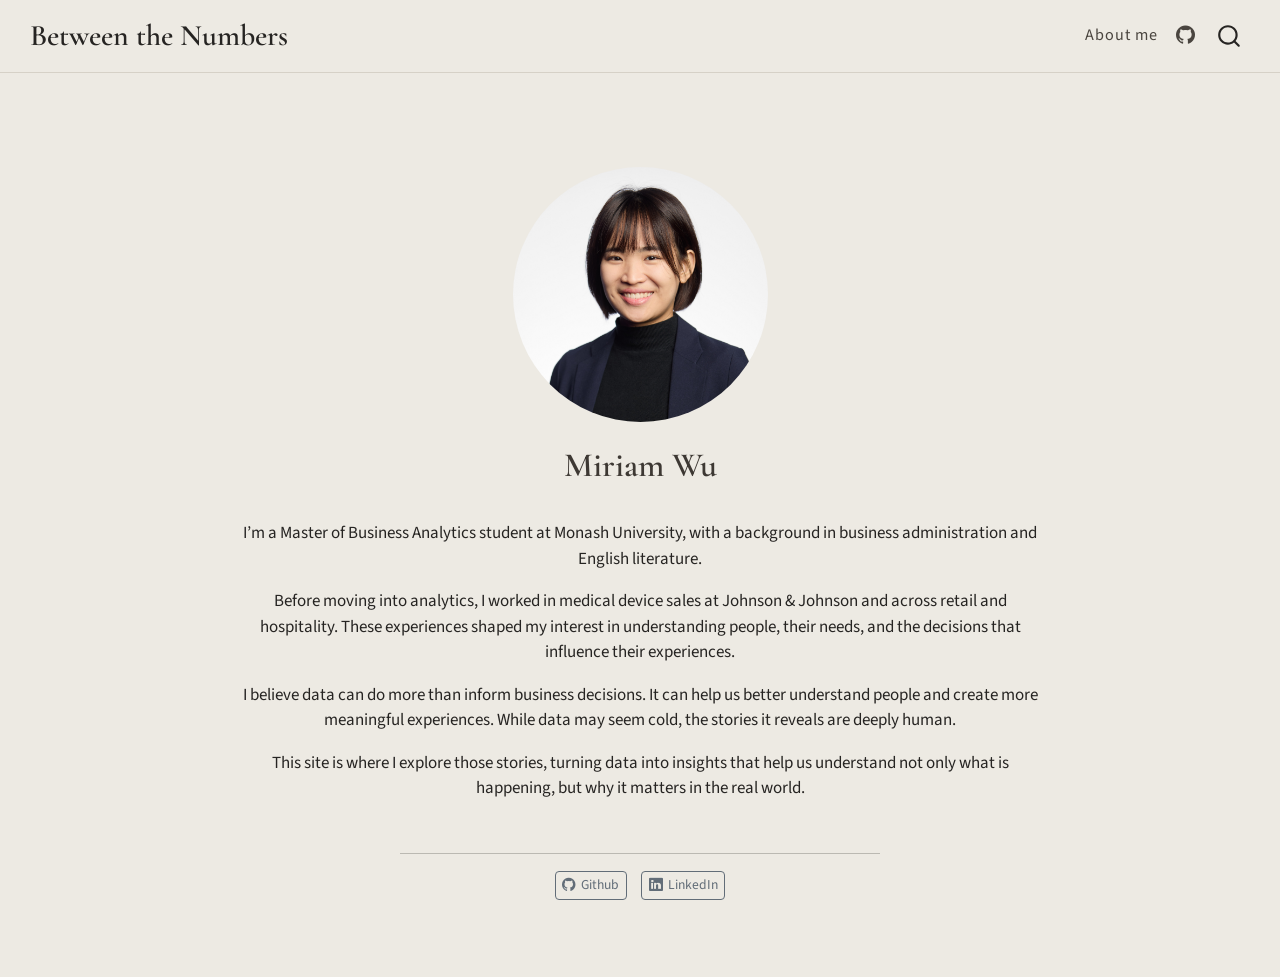
<file: docs/about.html>
<!DOCTYPE html>
<html xmlns="http://www.w3.org/1999/xhtml" lang="en" xml:lang="en"><head>

<meta charset="utf-8">
<meta name="generator" content="quarto-1.9.31">

<meta name="viewport" content="width=device-width, initial-scale=1.0, user-scalable=yes">


<title>Miriam Wu – Between the Numbers</title>
<style>
/* Default styles provided by pandoc.
** See https://pandoc.org/MANUAL.html#variables-for-html for config info.
*/
code{white-space: pre-wrap;}
span.smallcaps{font-variant: small-caps;}
div.columns{display: flex; gap: min(4vw, 1.5em);}
div.column{flex: auto; overflow-x: auto;}
div.hanging-indent{margin-left: 1.5em; text-indent: -1.5em;}
ul.task-list{list-style: none;}
ul.task-list li input[type="checkbox"] {
  width: 0.8em;
  margin: 0 0.8em 0.2em -1em; /* quarto-specific, see https://github.com/quarto-dev/quarto-cli/issues/4556 */ 
  vertical-align: middle;
}
</style>


<script src="site_libs/quarto-nav/quarto-nav.js"></script>
<script src="site_libs/quarto-nav/headroom.min.js"></script>
<script src="site_libs/clipboard/clipboard.min.js"></script>
<script src="site_libs/quarto-search/autocomplete.umd.js"></script>
<script src="site_libs/quarto-search/fuse.min.js"></script>
<script src="site_libs/quarto-search/quarto-search.js"></script>
<meta name="quarto:offset" content="./">
<script src="site_libs/quarto-html/quarto.js" type="module"></script>
<script src="site_libs/quarto-html/tabsets/tabsets.js" type="module"></script>
<script src="site_libs/quarto-html/popper.min.js"></script>
<script src="site_libs/quarto-html/tippy.umd.min.js"></script>
<link href="site_libs/quarto-html/tippy.css" rel="stylesheet">
<link href="site_libs/quarto-html/quarto-syntax-highlighting-7c69b197886ae2a34062761d21e44731.css" rel="stylesheet" id="quarto-text-highlighting-styles">
<script src="site_libs/bootstrap/bootstrap.min.js"></script>
<link href="site_libs/bootstrap/bootstrap-icons.css" rel="stylesheet">
<link href="site_libs/bootstrap/bootstrap-d5f0f62f7748e585c586a4a8772995c1.min.css" rel="stylesheet" append-hash="true" id="quarto-bootstrap" data-mode="light">
<script id="quarto-search-options" type="application/json">{
  "location": "navbar",
  "copy-button": false,
  "collapse-after": 3,
  "panel-placement": "end",
  "type": "overlay",
  "limit": 50,
  "keyboard-shortcut": [
    "f",
    "/",
    "s"
  ],
  "show-item-context": false,
  "language": {
    "search-no-results-text": "No results",
    "search-matching-documents-text": "matching documents",
    "search-copy-link-title": "Copy link to search",
    "search-hide-matches-text": "Hide additional matches",
    "search-more-match-text": "more match in this document",
    "search-more-matches-text": "more matches in this document",
    "search-clear-button-title": "Clear",
    "search-text-placeholder": "",
    "search-detached-cancel-button-title": "Cancel",
    "search-submit-button-title": "Submit",
    "search-label": "Search"
  }
}</script>


<link rel="stylesheet" href="styles.css">
</head>

<body class="nav-fixed fullcontent quarto-light">

<div id="quarto-search-results"></div>
  <header id="quarto-header" class="headroom fixed-top">
    <nav class="navbar navbar-expand-lg " data-bs-theme="dark">
      <div class="navbar-container container-fluid">
      <div class="navbar-brand-container mx-auto">
    <a class="navbar-brand" href="./index.html">
    <span class="navbar-title">Between the Numbers</span>
    </a>
  </div>
            <div id="quarto-search" class="" title="Search"></div>
          <button class="navbar-toggler" type="button" data-bs-toggle="collapse" data-bs-target="#navbarCollapse" aria-controls="navbarCollapse" role="menu" aria-expanded="false" aria-label="Toggle navigation" onclick="if (window.quartoToggleHeadroom) { window.quartoToggleHeadroom(); }">
  <span class="navbar-toggler-icon"></span>
</button>
          <div class="collapse navbar-collapse" id="navbarCollapse">
            <ul class="navbar-nav navbar-nav-scroll ms-auto">
  <li class="nav-item">
    <a class="nav-link active" href="./about.html" aria-current="page"> 
<span class="menu-text">About me</span></a>
  </li>  
  <li class="nav-item compact">
    <a class="nav-link" href="https://github.com/Miriam0085"> <i class="bi bi-github" role="img">
</i> 
<span class="menu-text"></span></a>
  </li>  
</ul>
          </div> <!-- /navcollapse -->
            <div class="quarto-navbar-tools">
</div>
      </div> <!-- /container-fluid -->
    </nav>
</header>
<!-- content -->
<div id="quarto-content" class="quarto-container page-columns page-rows-contents page-layout-article page-navbar">
<!-- sidebar -->
<!-- margin-sidebar -->
    
<!-- main -->
<div class="quarto-about-jolla">
  <img src="miriam.jpg" class="about-image
  round " style="height: 15em; width: 15em;">
 <header id="title-block-header" class="quarto-title-block default">
<div class="quarto-title">
<h1 class="title">Miriam Wu</h1>
</div>
<div class="quarto-title-meta">
  </div>
</header><main class="content" id="quarto-document-content">
<p>I’m a Master of Business Analytics student at Monash University, with a background in business administration and English literature.</p>
<p>Before moving into analytics, I worked in medical device sales at Johnson &amp; Johnson and across retail and hospitality. These experiences shaped my interest in understanding people, their needs, and the decisions that influence their experiences.</p>
<p>I believe data can do more than inform business decisions. It can help us better understand people and create more meaningful experiences. While data may seem cold, the stories it reveals are deeply human.</p>
<p>This site is where I explore those stories, turning data into insights that help us understand not only what is happening, but why it matters in the real world.</p>


</main> 
  <hr class="about-sep">
   <div class="about-links">
  <a href="https://github.com/Miriam0085" class="about-link" rel="" target="">
    <i class="bi bi-github"></i>
     <span class="about-link-text">Github</span>
  </a>
  <a href="https://www.linkedin.com/in/Miriam-wu" class="about-link" rel="" target="">
    <i class="bi bi-linkedin"></i>
     <span class="about-link-text">LinkedIn</span>
  </a>
</div>
</div>
 <!-- /main -->
<script id="quarto-html-after-body" type="application/javascript">
  window.document.addEventListener("DOMContentLoaded", function (event) {
    const isCodeAnnotation = (el) => {
      for (const clz of el.classList) {
        if (clz.startsWith('code-annotation-')) {                     
          return true;
        }
      }
      return false;
    }
    const onCopySuccess = function(e) {
      // button target
      const button = e.trigger;
      // don't keep focus
      button.blur();
      // flash "checked"
      button.classList.add('code-copy-button-checked');
      var currentTitle = button.getAttribute("title");
      button.setAttribute("title", "Copied!");
      let tooltip;
      if (window.bootstrap) {
        button.setAttribute("data-bs-toggle", "tooltip");
        button.setAttribute("data-bs-placement", "left");
        button.setAttribute("data-bs-title", "Copied!");
        tooltip = new bootstrap.Tooltip(button, 
          { trigger: "manual", 
            customClass: "code-copy-button-tooltip",
            offset: [0, -8]});
        tooltip.show();    
      }
      setTimeout(function() {
        if (tooltip) {
          tooltip.hide();
          button.removeAttribute("data-bs-title");
          button.removeAttribute("data-bs-toggle");
          button.removeAttribute("data-bs-placement");
        }
        button.setAttribute("title", currentTitle);
        button.classList.remove('code-copy-button-checked');
      }, 1000);
      // clear code selection
      e.clearSelection();
    }
    const getTextToCopy = function(trigger) {
      const outerScaffold = trigger.parentElement.cloneNode(true);
      const codeEl = outerScaffold.querySelector('code');
      for (const childEl of codeEl.children) {
        if (isCodeAnnotation(childEl)) {
          childEl.remove();
        }
      }
      return codeEl.innerText;
    }
    const clipboard = new window.ClipboardJS('.code-copy-button:not([data-in-quarto-modal])', {
      text: getTextToCopy
    });
    clipboard.on('success', onCopySuccess);
    if (window.document.getElementById('quarto-embedded-source-code-modal')) {
      const clipboardModal = new window.ClipboardJS('.code-copy-button[data-in-quarto-modal]', {
        text: getTextToCopy,
        container: window.document.getElementById('quarto-embedded-source-code-modal')
      });
      clipboardModal.on('success', onCopySuccess);
    }
      var localhostRegex = new RegExp(/^(?:http|https):\/\/localhost\:?[0-9]*\//);
      var mailtoRegex = new RegExp(/^mailto:/);
        var filterRegex = new RegExp('/' + window.location.host + '/');
      var isInternal = (href) => {
          return filterRegex.test(href) || localhostRegex.test(href) || mailtoRegex.test(href);
      }
      // Inspect non-navigation links and adorn them if external
     var links = window.document.querySelectorAll('a[href]:not(.nav-link):not(.navbar-brand):not(.toc-action):not(.sidebar-link):not(.sidebar-item-toggle):not(.pagination-link):not(.no-external):not([aria-hidden]):not(.dropdown-item):not(.quarto-navigation-tool):not(.about-link)');
      for (var i=0; i<links.length; i++) {
        const link = links[i];
        if (!isInternal(link.href)) {
          // undo the damage that might have been done by quarto-nav.js in the case of
          // links that we want to consider external
          if (link.dataset.originalHref !== undefined) {
            link.href = link.dataset.originalHref;
          }
        }
      }
    function tippyHover(el, contentFn, onTriggerFn, onUntriggerFn) {
      const config = {
        allowHTML: true,
        maxWidth: 500,
        delay: 100,
        arrow: false,
        appendTo: function(el) {
            return el.parentElement;
        },
        interactive: true,
        interactiveBorder: 10,
        theme: 'quarto',
        placement: 'bottom-start',
      };
      if (contentFn) {
        config.content = contentFn;
      }
      if (onTriggerFn) {
        config.onTrigger = onTriggerFn;
      }
      if (onUntriggerFn) {
        config.onUntrigger = onUntriggerFn;
      }
      window.tippy(el, config); 
    }
    const noterefs = window.document.querySelectorAll('a[role="doc-noteref"]');
    for (var i=0; i<noterefs.length; i++) {
      const ref = noterefs[i];
      tippyHover(ref, function() {
        // use id or data attribute instead here
        let href = ref.getAttribute('data-footnote-href') || ref.getAttribute('href');
        try { href = new URL(href).hash; } catch {}
        const id = href.replace(/^#\/?/, "");
        const note = window.document.getElementById(id);
        if (note) {
          return note.innerHTML;
        } else {
          return "";
        }
      });
    }
    const xrefs = window.document.querySelectorAll('a.quarto-xref');
    const processXRef = (id, note) => {
      // Strip column container classes
      const stripColumnClz = (el) => {
        el.classList.remove("page-full", "page-columns");
        if (el.children) {
          for (const child of el.children) {
            stripColumnClz(child);
          }
        }
      }
      stripColumnClz(note)
      if (id === null || id.startsWith('sec-')) {
        // Special case sections, only their first couple elements
        const container = document.createElement("div");
        if (note.children && note.children.length > 2) {
          container.appendChild(note.children[0].cloneNode(true));
          for (let i = 1; i < note.children.length; i++) {
            const child = note.children[i];
            if (child.tagName === "P" && child.innerText === "") {
              continue;
            } else {
              container.appendChild(child.cloneNode(true));
              break;
            }
          }
          if (window.Quarto?.typesetMath) {
            window.Quarto.typesetMath(container);
          }
          return container.innerHTML
        } else {
          if (window.Quarto?.typesetMath) {
            window.Quarto.typesetMath(note);
          }
          return note.innerHTML;
        }
      } else {
        // Remove any anchor links if they are present
        const anchorLink = note.querySelector('a.anchorjs-link');
        if (anchorLink) {
          anchorLink.remove();
        }
        if (window.Quarto?.typesetMath) {
          window.Quarto.typesetMath(note);
        }
        if (note.classList.contains("callout")) {
          return note.outerHTML;
        } else {
          return note.innerHTML;
        }
      }
    }
    for (var i=0; i<xrefs.length; i++) {
      const xref = xrefs[i];
      tippyHover(xref, undefined, function(instance) {
        instance.disable();
        let url = xref.getAttribute('href');
        let hash = undefined; 
        if (url.startsWith('#')) {
          hash = url;
        } else {
          try { hash = new URL(url).hash; } catch {}
        }
        if (hash) {
          const id = hash.replace(/^#\/?/, "");
          const note = window.document.getElementById(id);
          if (note !== null) {
            try {
              const html = processXRef(id, note.cloneNode(true));
              instance.setContent(html);
            } finally {
              instance.enable();
              instance.show();
            }
          } else {
            // See if we can fetch this
            fetch(url.split('#')[0])
            .then(res => res.text())
            .then(html => {
              const parser = new DOMParser();
              const htmlDoc = parser.parseFromString(html, "text/html");
              const note = htmlDoc.getElementById(id);
              if (note !== null) {
                const html = processXRef(id, note);
                instance.setContent(html);
              } 
            }).finally(() => {
              instance.enable();
              instance.show();
            });
          }
        } else {
          // See if we can fetch a full url (with no hash to target)
          // This is a special case and we should probably do some content thinning / targeting
          fetch(url)
          .then(res => res.text())
          .then(html => {
            const parser = new DOMParser();
            const htmlDoc = parser.parseFromString(html, "text/html");
            const note = htmlDoc.querySelector('main.content');
            if (note !== null) {
              // This should only happen for chapter cross references
              // (since there is no id in the URL)
              // remove the first header
              if (note.children.length > 0 && note.children[0].tagName === "HEADER") {
                note.children[0].remove();
              }
              const html = processXRef(null, note);
              instance.setContent(html);
            } 
          }).finally(() => {
            instance.enable();
            instance.show();
          });
        }
      }, function(instance) {
      });
    }
        let selectedAnnoteEl;
        const selectorForAnnotation = ( cell, annotation) => {
          let cellAttr = 'data-code-cell="' + cell + '"';
          let lineAttr = 'data-code-annotation="' +  annotation + '"';
          const selector = 'span[' + cellAttr + '][' + lineAttr + ']';
          return selector;
        }
        const selectCodeLines = (annoteEl) => {
          const doc = window.document;
          const targetCell = annoteEl.getAttribute("data-target-cell");
          const targetAnnotation = annoteEl.getAttribute("data-target-annotation");
          const annoteSpan = window.document.querySelector(selectorForAnnotation(targetCell, targetAnnotation));
          const lines = annoteSpan.getAttribute("data-code-lines").split(",");
          const lineIds = lines.map((line) => {
            return targetCell + "-" + line;
          })
          let top = null;
          let height = null;
          let parent = null;
          if (lineIds.length > 0) {
              //compute the position of the single el (top and bottom and make a div)
              const el = window.document.getElementById(lineIds[0]);
              top = el.offsetTop;
              height = el.offsetHeight;
              parent = el.parentElement.parentElement;
            if (lineIds.length > 1) {
              const lastEl = window.document.getElementById(lineIds[lineIds.length - 1]);
              const bottom = lastEl.offsetTop + lastEl.offsetHeight;
              height = bottom - top;
            }
            if (top !== null && height !== null && parent !== null) {
              // cook up a div (if necessary) and position it 
              let div = window.document.getElementById("code-annotation-line-highlight");
              if (div === null) {
                div = window.document.createElement("div");
                div.setAttribute("id", "code-annotation-line-highlight");
                div.style.position = 'absolute';
                parent.appendChild(div);
              }
              div.style.top = top - 2 + "px";
              div.style.height = height + 4 + "px";
              div.style.left = 0;
              let gutterDiv = window.document.getElementById("code-annotation-line-highlight-gutter");
              if (gutterDiv === null) {
                gutterDiv = window.document.createElement("div");
                gutterDiv.setAttribute("id", "code-annotation-line-highlight-gutter");
                gutterDiv.style.position = 'absolute';
                const codeCell = window.document.getElementById(targetCell);
                const gutter = codeCell.querySelector('.code-annotation-gutter');
                gutter.appendChild(gutterDiv);
              }
              gutterDiv.style.top = top - 2 + "px";
              gutterDiv.style.height = height + 4 + "px";
            }
            selectedAnnoteEl = annoteEl;
          }
        };
        const unselectCodeLines = () => {
          const elementsIds = ["code-annotation-line-highlight", "code-annotation-line-highlight-gutter"];
          elementsIds.forEach((elId) => {
            const div = window.document.getElementById(elId);
            if (div) {
              div.remove();
            }
          });
          selectedAnnoteEl = undefined;
        };
          // Handle positioning of the toggle
      window.addEventListener(
        "resize",
        throttle(() => {
          elRect = undefined;
          if (selectedAnnoteEl) {
            selectCodeLines(selectedAnnoteEl);
          }
        }, 10)
      );
      function throttle(fn, ms) {
      let throttle = false;
      let timer;
        return (...args) => {
          if(!throttle) { // first call gets through
              fn.apply(this, args);
              throttle = true;
          } else { // all the others get throttled
              if(timer) clearTimeout(timer); // cancel #2
              timer = setTimeout(() => {
                fn.apply(this, args);
                timer = throttle = false;
              }, ms);
          }
        };
      }
        // Attach click handler to the DT
        const annoteDls = window.document.querySelectorAll('dt[data-target-cell]');
        for (const annoteDlNode of annoteDls) {
          annoteDlNode.addEventListener('click', (event) => {
            const clickedEl = event.target;
            if (clickedEl !== selectedAnnoteEl) {
              unselectCodeLines();
              const activeEl = window.document.querySelector('dt[data-target-cell].code-annotation-active');
              if (activeEl) {
                activeEl.classList.remove('code-annotation-active');
              }
              selectCodeLines(clickedEl);
              clickedEl.classList.add('code-annotation-active');
            } else {
              // Unselect the line
              unselectCodeLines();
              clickedEl.classList.remove('code-annotation-active');
            }
          });
        }
    const findCites = (el) => {
      const parentEl = el.parentElement;
      if (parentEl) {
        const cites = parentEl.dataset.cites;
        if (cites) {
          return {
            el,
            cites: cites.split(' ')
          };
        } else {
          return findCites(el.parentElement)
        }
      } else {
        return undefined;
      }
    };
    var bibliorefs = window.document.querySelectorAll('a[role="doc-biblioref"]');
    for (var i=0; i<bibliorefs.length; i++) {
      const ref = bibliorefs[i];
      const citeInfo = findCites(ref);
      if (citeInfo) {
        tippyHover(citeInfo.el, function() {
          var popup = window.document.createElement('div');
          citeInfo.cites.forEach(function(cite) {
            var citeDiv = window.document.createElement('div');
            citeDiv.classList.add('hanging-indent');
            citeDiv.classList.add('csl-entry');
            var biblioDiv = window.document.getElementById('ref-' + cite);
            if (biblioDiv) {
              citeDiv.innerHTML = biblioDiv.innerHTML;
            }
            popup.appendChild(citeDiv);
          });
          return popup.innerHTML;
        });
      }
    }
  });
  </script>
</div> <!-- /content -->




</body></html>
</file>
<file: docs/site_libs/quarto-html/tippy.css>
.tippy-box[data-animation=fade][data-state=hidden]{opacity:0}[data-tippy-root]{max-width:calc(100vw - 10px)}.tippy-box{position:relative;background-color:#333;color:#fff;border-radius:4px;font-size:14px;line-height:1.4;white-space:normal;outline:0;transition-property:transform,visibility,opacity}.tippy-box[data-placement^=top]>.tippy-arrow{bottom:0}.tippy-box[data-placement^=top]>.tippy-arrow:before{bottom:-7px;left:0;border-width:8px 8px 0;border-top-color:initial;transform-origin:center top}.tippy-box[data-placement^=bottom]>.tippy-arrow{top:0}.tippy-box[data-placement^=bottom]>.tippy-arrow:before{top:-7px;left:0;border-width:0 8px 8px;border-bottom-color:initial;transform-origin:center bottom}.tippy-box[data-placement^=left]>.tippy-arrow{right:0}.tippy-box[data-placement^=left]>.tippy-arrow:before{border-width:8px 0 8px 8px;border-left-color:initial;right:-7px;transform-origin:center left}.tippy-box[data-placement^=right]>.tippy-arrow{left:0}.tippy-box[data-placement^=right]>.tippy-arrow:before{left:-7px;border-width:8px 8px 8px 0;border-right-color:initial;transform-origin:center right}.tippy-box[data-inertia][data-state=visible]{transition-timing-function:cubic-bezier(.54,1.5,.38,1.11)}.tippy-arrow{width:16px;height:16px;color:#333}.tippy-arrow:before{content:"";position:absolute;border-color:transparent;border-style:solid}.tippy-content{position:relative;padding:5px 9px;z-index:1}
</file>
<file: docs/site_libs/quarto-html/quarto-syntax-highlighting-7c69b197886ae2a34062761d21e44731.css>
/* quarto syntax highlight colors */
:root {
  --quarto-hl-ot-color: #003B4F;
  --quarto-hl-at-color: #657422;
  --quarto-hl-ss-color: #20794D;
  --quarto-hl-an-color: #5E5E5E;
  --quarto-hl-fu-color: #4758AB;
  --quarto-hl-st-color: #20794D;
  --quarto-hl-cf-color: #003B4F;
  --quarto-hl-op-color: #5E5E5E;
  --quarto-hl-er-color: #AD0000;
  --quarto-hl-bn-color: #AD0000;
  --quarto-hl-al-color: #AD0000;
  --quarto-hl-va-color: #111111;
  --quarto-hl-bu-color: inherit;
  --quarto-hl-ex-color: inherit;
  --quarto-hl-pp-color: #AD0000;
  --quarto-hl-in-color: #5E5E5E;
  --quarto-hl-vs-color: #20794D;
  --quarto-hl-wa-color: #5E5E5E;
  --quarto-hl-do-color: #5E5E5E;
  --quarto-hl-im-color: #00769E;
  --quarto-hl-ch-color: #20794D;
  --quarto-hl-dt-color: #AD0000;
  --quarto-hl-fl-color: #AD0000;
  --quarto-hl-co-color: #5E5E5E;
  --quarto-hl-cv-color: #5E5E5E;
  --quarto-hl-cn-color: #8f5902;
  --quarto-hl-sc-color: #5E5E5E;
  --quarto-hl-dv-color: #AD0000;
  --quarto-hl-kw-color: #003B4F;
}

/* other quarto variables */
:root {
  --quarto-font-monospace: SFMono-Regular, Menlo, Monaco, Consolas, "Liberation Mono", "Courier New", monospace;
}

/* syntax highlight based on Pandoc's rules */
pre > code.sourceCode > span {
  color: #003B4F;
}

code.sourceCode > span {
  color: #003B4F;
}

div.sourceCode,
div.sourceCode pre.sourceCode {
  color: #003B4F;
}

/* Normal */
code span {
  color: #003B4F;
}

/* Alert */
code span.al {
  color: #AD0000;
  font-style: inherit;
}

/* Annotation */
code span.an {
  color: #5E5E5E;
  font-style: inherit;
}

/* Attribute */
code span.at {
  color: #657422;
  font-style: inherit;
}

/* BaseN */
code span.bn {
  color: #AD0000;
  font-style: inherit;
}

/* BuiltIn */
code span.bu {
  font-style: inherit;
}

/* ControlFlow */
code span.cf {
  color: #003B4F;
  font-weight: bold;
  font-style: inherit;
}

/* Char */
code span.ch {
  color: #20794D;
  font-style: inherit;
}

/* Constant */
code span.cn {
  color: #8f5902;
  font-style: inherit;
}

/* Comment */
code span.co {
  color: #5E5E5E;
  font-style: inherit;
}

/* CommentVar */
code span.cv {
  color: #5E5E5E;
  font-style: italic;
}

/* Documentation */
code span.do {
  color: #5E5E5E;
  font-style: italic;
}

/* DataType */
code span.dt {
  color: #AD0000;
  font-style: inherit;
}

/* DecVal */
code span.dv {
  color: #AD0000;
  font-style: inherit;
}

/* Error */
code span.er {
  color: #AD0000;
  font-style: inherit;
}

/* Extension */
code span.ex {
  font-style: inherit;
}

/* Float */
code span.fl {
  color: #AD0000;
  font-style: inherit;
}

/* Function */
code span.fu {
  color: #4758AB;
  font-style: inherit;
}

/* Import */
code span.im {
  color: #00769E;
  font-style: inherit;
}

/* Information */
code span.in {
  color: #5E5E5E;
  font-style: inherit;
}

/* Keyword */
code span.kw {
  color: #003B4F;
  font-weight: bold;
  font-style: inherit;
}

/* Operator */
code span.op {
  color: #5E5E5E;
  font-style: inherit;
}

/* Other */
code span.ot {
  color: #003B4F;
  font-style: inherit;
}

/* Preprocessor */
code span.pp {
  color: #AD0000;
  font-style: inherit;
}

/* SpecialChar */
code span.sc {
  color: #5E5E5E;
  font-style: inherit;
}

/* SpecialString */
code span.ss {
  color: #20794D;
  font-style: inherit;
}

/* String */
code span.st {
  color: #20794D;
  font-style: inherit;
}

/* Variable */
code span.va {
  color: #111111;
  font-style: inherit;
}

/* VerbatimString */
code span.vs {
  color: #20794D;
  font-style: inherit;
}

/* Warning */
code span.wa {
  color: #5E5E5E;
  font-style: italic;
}

.prevent-inlining {
  content: "</";
}

/*# sourceMappingURL=606289f1d48f6b05ba16068311e045b6.css.map */
</file>
<file: docs/styles.css>
@import url('https://fonts.googleapis.com/css2?family=Cormorant+Garamond:wght@500;600&display=swap');

/* 1. Page background and body text colour */
body {
  background-color: #EDEAE3;
  color: #262422;
}

/* 2. Headings: serif typeface in deep stone colour */
h1, h2, h3, h4, .title {
  font-family: 'Cormorant Garamond', serif;
  font-weight: 600;
  color: #3D3833;
}

/* 3. Brand name: the largest, most distinctive text */
.navbar-title {
  font-family: 'Cormorant Garamond', serif;
  font-weight: 600;
  font-size: 1.75rem;
  color: #262422 !important;
}

/* 4. Category sidebar title on the listing page */
.quarto-listing-category-title {
  font-family: 'Cormorant Garamond', serif;
  font-size: 1.2rem;
  color: #3D3833;
}

/* 5. Links: earthy brown, darker on hover */
a {
  color: #6E5A47;
}
a:hover {
  color: #3D3833;
}

/* 6. Thin line under the navbar to separate it from the content */
.navbar {
  border-bottom: 1px solid #D6D1C7;
}

/* 7. Title area: same background as the page, thin line below */
.quarto-title-banner {
  background-color: #EDEAE3 !important;
  border-bottom: 1px solid #D6D1C7;
}

/* 8. Smaller, uncropped thumbnails on the listing page */
.quarto-post .thumbnail {
  flex: 0 0 180px !important;
  max-width: 180px !important;
}

.quarto-post .thumbnail img {
  width: 100% !important;
  height: auto !important;
  object-fit: contain !important;
}

/* 9. Match the references area to the page background */
#quarto-appendix,
#quarto-appendix.default {
  background-color: #EDEAE3 !important;
  border-top: 1px solid #D6D1C7;
}


/* 10. Post titles on the listing page: dark serif, the visual hero */
.quarto-post .listing-title,
.quarto-post .listing-title a {
  color: #262422 !important;
  font-size: 1.6rem;
}
/* 11. Navigation links */
.navbar .nav-link {
  font-size: 0.95rem;
  letter-spacing: 0.06em;
  color: #4A453F !important;
}

/* 12. Homepage "Stories": a small uppercase label, not a big heading */
.home .quarto-title-banner {
  padding-top: 1.25rem !important;
  padding-bottom: 1rem !important;
}

.home .quarto-title-banner .quarto-title {
  margin: 0 !important;
  padding: 0 !important;
}

.home .quarto-title .title {
  margin: 0 !important;
  padding: 0 !important;
  font-family: var(--bs-body-font-family) !important;
  font-size: 0.95rem !important;
  font-weight: 600 !important;
  letter-spacing: 0.2em !important;
  text-transform: uppercase !important;
  color: #6B645C !important;
}

.home .quarto-title-meta {
  display: none !important;
}

/* 13. Dates and authors */
.quarto-post .metadata {
  font-size: 0.875rem;
  letter-spacing: 0.04em;
  color: #4A453F;
}

/* 14. Category tags: slightly larger and darker */
.quarto-post .listing-category {
  font-size: 0.75rem;
  letter-spacing: 0.08em;
  color: #4A453F;
  border-color: #B3AA9E;
}

/* 15. Category list on the right: quieter, matching the metadata */
.quarto-listing-category .category,
.quarto-listing-category .category a {
  font-size: 0.9rem !important;
  color: #4A453F !important;
}

/* 16. Give the category sidebar more breathing room */
#quarto-margin-sidebar {
  padding-left: 7.5rem !important;
}

/* 17. More breathing room above section headings in posts */
#quarto-document-content h2 {
  margin-top: 2rem !important;
  margin-bottom: 1.25rem !important;
}


/* 18. Widen the post text by trimming empty space beside the date */
.quarto-post .metadata {
  flex: 0 0 120px !important;
}

.quarto-post .body {
  flex: 1 1 0 !important;
  min-width: 0;
}

/* 19. Let the post list extend a little towards the category sidebar */
.quarto-listing-container-default {
  margin-right: -5.5rem !important;
}
</file>
